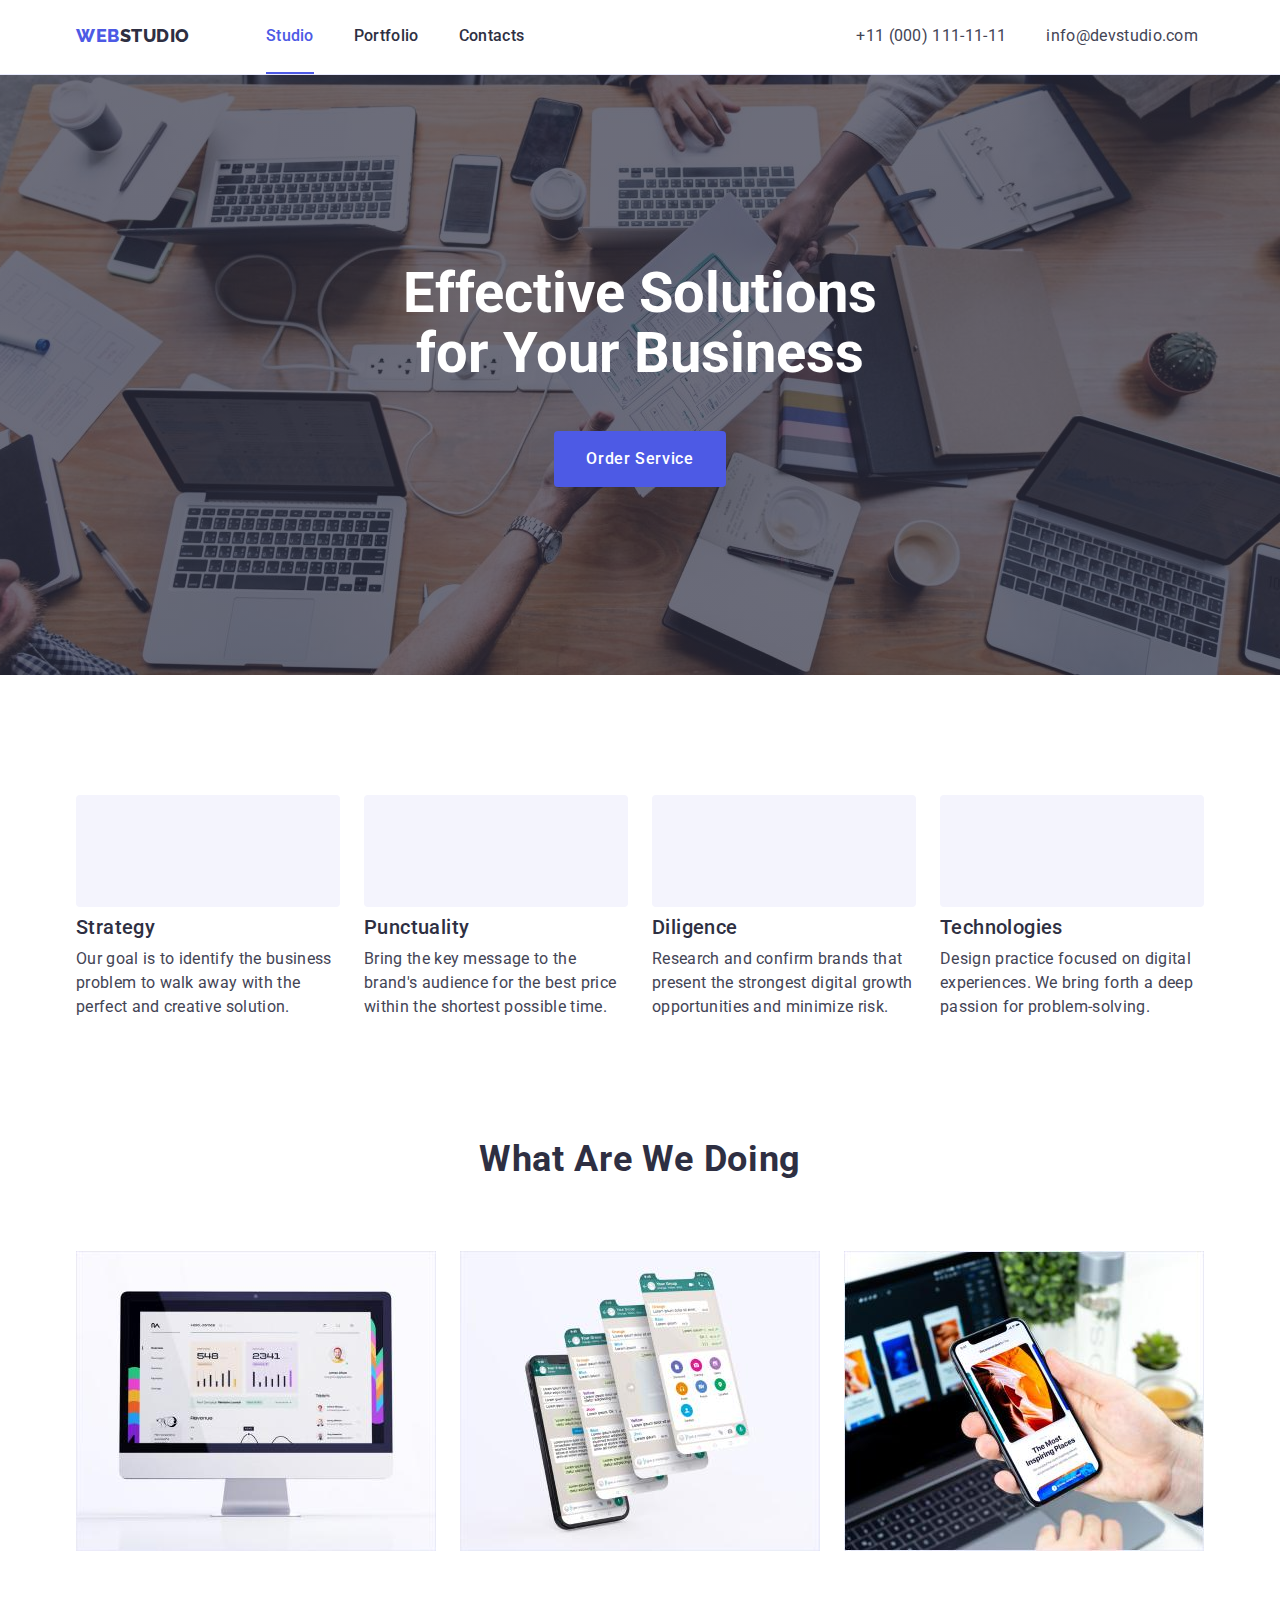
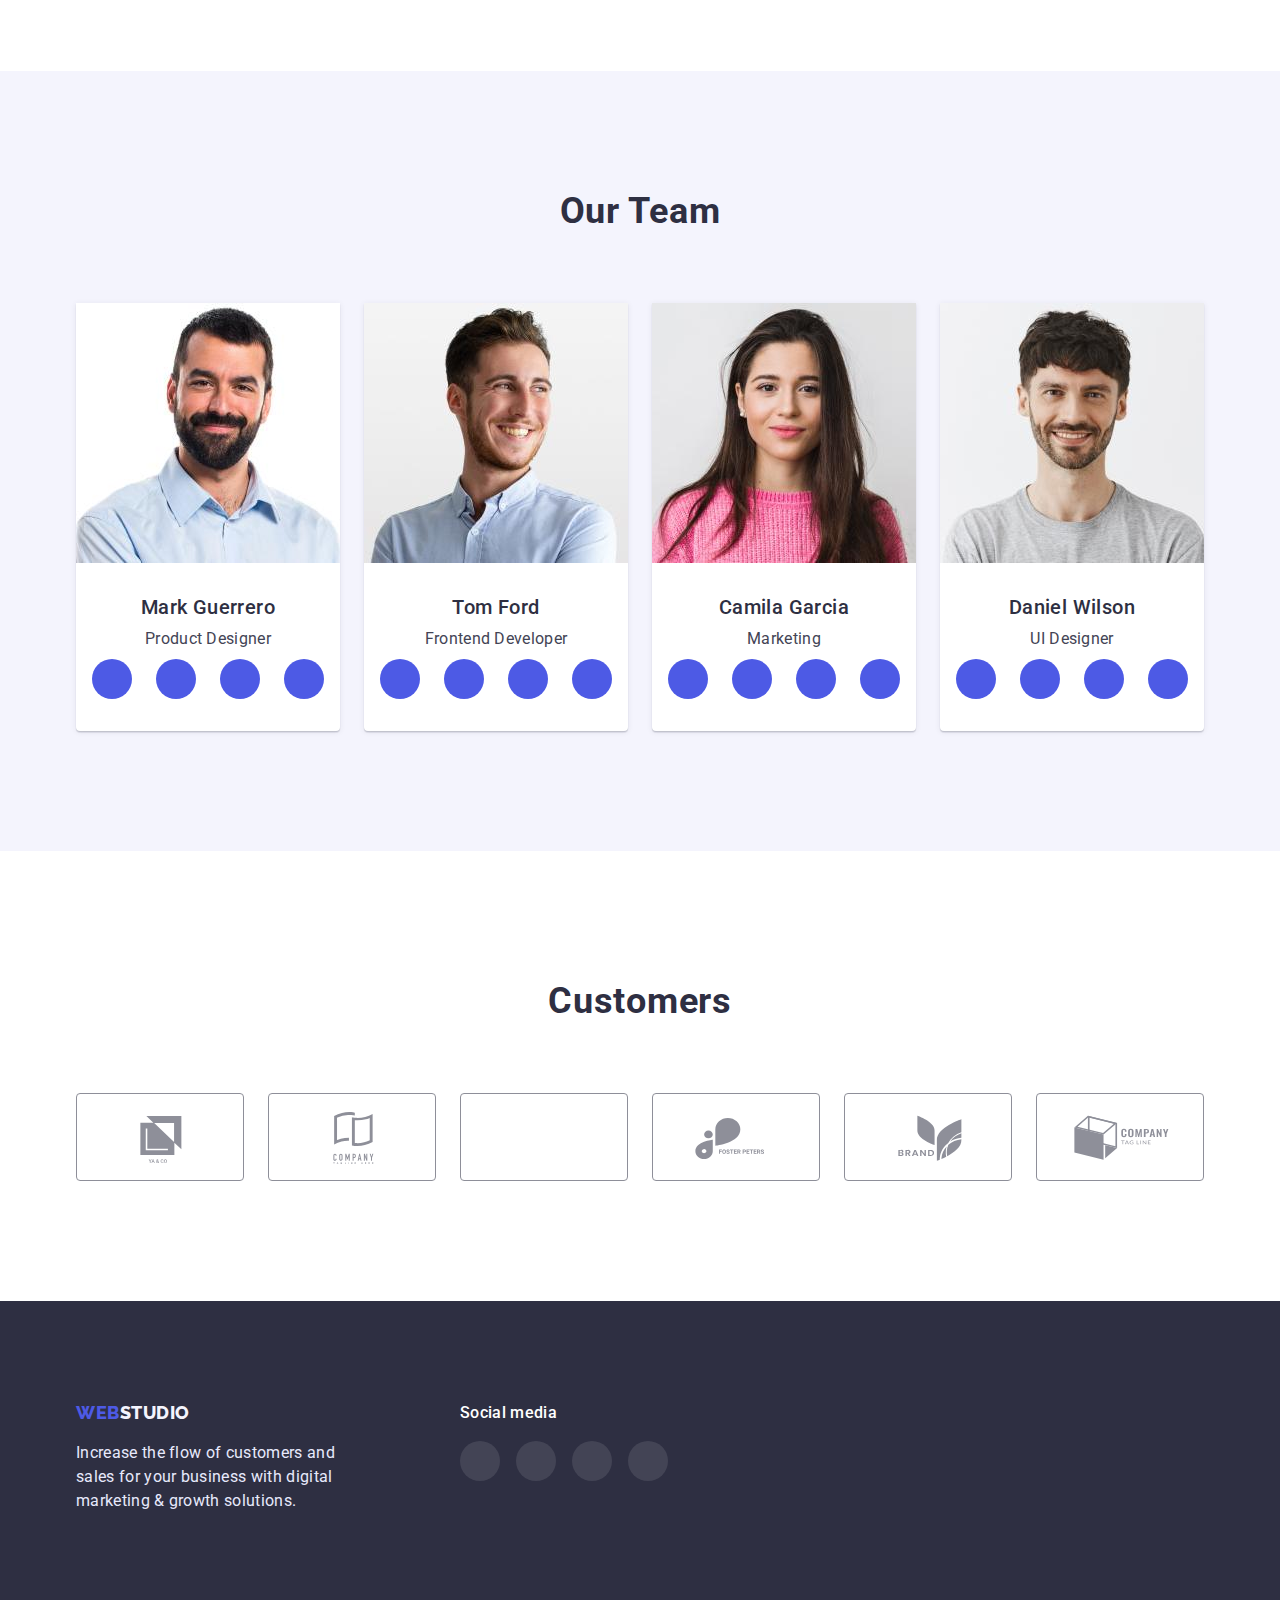
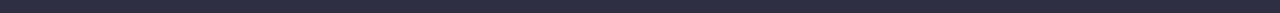
<file: index.html>
<!DOCTYPE html>
<html lang="en">
  <head>
    <meta charset="UTF-8" />
    <meta http-equiv="X-UA-Compatible" content="IE=edge" />
    <meta name="viewport" content="width=device-width, initial-scale=1.0" />
    <title>Studio</title>
    <link
      href="https://fonts.googleapis.com/css2?family=Raleway:wght@800&family=Roboto:wght@400;500;700;900&display=swap"
      rel="stylesheet"
    />
    <link rel="preconnect" href="https://fonts.googleapis.com" />
    <!-- normolise css -->
    <link
      rel="stylesheet"
      href="https://cdnjs.cloudflare.com/ajax/libs/modern-normalize/1.1.0/modern-normalize.min.css"
    />

    <link rel="stylesheet" href="./css/styles.css" />
  </head>

  <body>
    <header class="border-section">
      <!-- logo -->
      <div class="container logo-nav">
        <a class="link logo-head" href="index.html"
          ><span class="web">WEB</span>Studio</a
        >
        <nav>
          <ul class="site-nav list">
            <li class="nav-item"><a class="link current" href="">Studio</a></li>
            <li class="nav-item">
              <a class="link" href="./portfolio.html">Portfolio</a>
            </li>
            <li class="nav-item"><a class="link" href="">Contacts</a></li>
          </ul>
        </nav>
        <!-- Contacts of Web Studio -->
        <address>
          <ul class="list address-nav">
            <li class="nav-item">
              <a class="link" href="tel:+110001111111">+11 (000) 111-11-11</a>
            </li>
            <li class="nav-item">
              <a class="link" href="mailto:info@devstudio.com"
                >info@devstudio.com</a
              >
            </li>
          </ul>
        </address>
      </div>
    </header>
    <main>
      <!-- HERO -->
      <section class="hero">
        <div class="container">
          <h1 class="hero-title">Effective Solutions for Your Business</h1>
          <button type="button" class="button-action">Order Service</button>
        </div>
      </section>
      <!-- FEATURES -->
      <section class="features-section section">
        <div class="container">
          <h2 class="visually-hidden">Our features</h2>
          <ul class="list features-list">
            <li class="feature-item">
              <div class="feature-svg">
                <svg class="feature-icon" width="64" height="64">
                  <use href="./symbol-defs.svg#icon-antenna"></use>
                </svg>
              </div>
              <h3 class="subtitle">Strategy</h3>
              <p class="text">
                Our goal is to identify the business problem to walk away with
                the perfect and creative solution.
              </p>
            </li>
            <li class="feature-item">
              <div class="feature-svg">
                <svg class="feature-icon" width="64" height="64">
                  <use href="./symbol-defs.svg#icon-clock"></use>
                </svg>
              </div>
              <h3 class="subtitle">Punctuality</h3>
              <p class="text">
                Bring the key message to the brand's audience for the best price
                within the shortest possible time.
              </p>
            </li>
            <li class="feature-item">
              <div class="feature-svg">
                <svg class="feature-icon" width="64" height="64">
                  <use href="./symbol-defs.svg#icon-diagram"></use>
                </svg>
              </div>
              <h3 class="subtitle">Diligence</h3>
              <p class="text">
                Research and confirm brands that present the strongest digital
                growth opportunities and minimize risk.
              </p>
            </li>
            <li class="feature-item">
              <div class="feature-svg">
                <svg class="feature-icon" width="64" height="64">
                  <use href="./symbol-defs.svg#icon-astronaut"></use>
                </svg>
              </div>
              <h3 class="subtitle">Technologies</h3>
              <p class="text">
                Design practice focused on digital experiences. We bring forth a
                deep passion for problem-solving.
              </p>
            </li>
          </ul>
        </div>
      </section>
      <!-- WHAT ARE WE DOING -->
      <section class="section doing-section pad-top">
        <div class="container">
          <h2 class="title">What are we doing</h2>
          <ul class="list doing-list">
            <li class="doing-card">
              <img
                class="image"
                src="./images/work1.jpg"
                alt="monitor"
                width="360"
                height="300"
              />
            </li>
            <li class="doing-card">
              <img
                class="image"
                src="./images/work2.jpg"
                alt="phone screen"
                width="360"
                height="300"
              />
            </li>
            <li class="doing-card">
              <img
                class="image"
                src="./images/work3.jpg"
                alt="phone in hand"
                width="360"
                height="300"
              />
            </li>
          </ul>
        </div>
      </section>
      <!-- TEAM SECTION -->
      <section class="team-section section">
        <div class="container">
          <h2 class="title">Our team</h2>
          <ul class="list team-list">
            <li class="team-card">
              <img
                class="image img-card"
                src="./images/img1.jpg"
                alt="man in a shirt with a beard"
                width="264"
                height="260"
              />
              <div class="team-descript">
                <h3 class="subtitle">Mark Guerrero</h3>
                <p class="text team-card-descr">Product Designer</p>
                <ul class="soc-media-list list">
                  <li class="soc-media-item">
                    <a
                      class="soc-media-link"
                      href=""
                      aria-label="Instagram"
                      target="_blank"
                      rel="noopener noreferrer"
                    >
                      <svg class="soc-media-icon" width="16" height="16">
                        <use href="./symbol-defs.svg#icon-instagram"></use>
                      </svg>
                    </a>
                  </li>
                  <li class="soc-media-item">
                    <a
                      class="soc-media-link"
                      href=""
                      aria-label="Twitter"
                      target="_blank"
                      rel="noopener noreferrer"
                    >
                      <svg class="soc-media-icon" width="16" height="16">
                        <use href="./symbol-defs.svg#icon-twitter"></use>
                      </svg>
                    </a>
                  </li>
                  <li class="soc-media-item">
                    <a
                      class="soc-media-link"
                      href=""
                      aria-label="Facebook"
                      target="_blank"
                      rel="noopener noreferrer"
                    >
                      <svg class="soc-media-icon" width="16" height="16">
                        <use href="./symbol-defs.svg#icon-facebook"></use>
                      </svg>
                    </a>
                  </li>
                  <li class="soc-media-item">
                    <a
                      class="soc-media-link"
                      href=""
                      aria-label="Linkedin"
                      target="_blank"
                      rel="noopener noreferrer"
                      ><svg class="soc-media-icon" width="16" height="16">
                        <use href="./symbol-defs.svg#icon-linkedin"></use>
                      </svg>
                    </a>
                  </li>
                </ul>
              </div>
            </li>
            <li class="team-card">
              <img
                class="image img-card"
                src="./images/img2.jpg"
                alt="smiling man"
                width="264"
                height="260"
              />
              <div class="team-descript">
                <h3 class="subtitle">Tom Ford</h3>
                <p class="text team-card-descr">Frontend Developer</p>
                <ul class="soc-media-list list">
                  <li class="soc-media-item">
                    <a
                      class="soc-media-link"
                      href=""
                      aria-label="Instagram"
                      target="_blank"
                      rel="noopener noreferrer"
                    >
                      <svg class="soc-media-icon" width="16" height="16">
                        <use href="./symbol-defs.svg#icon-instagram"></use>
                      </svg>
                    </a>
                  </li>
                  <li class="soc-media-item">
                    <a
                      class="soc-media-link"
                      href=""
                      aria-label="Twitter"
                      target="_blank"
                      rel="noopener noreferrer"
                    >
                      <svg class="soc-media-icon" width="16" height="16">
                        <use href="./symbol-defs.svg#icon-twitter"></use>
                      </svg>
                    </a>
                  </li>
                  <li class="soc-media-item">
                    <a
                      class="soc-media-link"
                      href=""
                      aria-label="Facebook"
                      target="_blank"
                      rel="noopener noreferrer"
                    >
                      <svg class="soc-media-icon" width="16" height="16">
                        <use href="./symbol-defs.svg#icon-facebook"></use>
                      </svg>
                    </a>
                  </li>
                  <li class="soc-media-item">
                    <a
                      class="soc-media-link"
                      href=""
                      aria-label="Linkedin"
                      target="_blank"
                      rel="noopener noreferrer"
                      ><svg class="soc-media-icon" width="16" height="16">
                        <use href="./symbol-defs.svg#icon-linkedin"></use>
                      </svg>
                    </a>
                  </li>
                </ul>
              </div>
            </li>
            <li class="team-card">
              <img
                class="image img-card"
                src="./images/img3.jpg"
                alt="girl in a pink sweater"
                width="264"
                height="260"
              />
              <div class="team-descript">
                <h3 class="subtitle">Camila Garcia</h3>
                <p class="text team-card-descr">Marketing</p>
                <ul class="soc-media-list list">
                  <li class="soc-media-item">
                    <a
                      class="soc-media-link"
                      href=""
                      aria-label="Instagram"
                      target="_blank"
                      rel="noopener noreferrer"
                    >
                      <svg class="soc-media-icon" width="16" height="16">
                        <use href="./symbol-defs.svg#icon-instagram"></use>
                      </svg>
                    </a>
                  </li>
                  <li class="soc-media-item">
                    <a
                      class="soc-media-link"
                      class="link"
                      href=""
                      aria-label="Twitter"
                      target="_blank"
                      rel="noopener noreferrer"
                    >
                      <svg class="soc-media-icon" width="16" height="16">
                        <use href="./symbol-defs.svg#icon-twitter"></use>
                      </svg>
                    </a>
                  </li>
                  <li class="soc-media-item">
                    <a
                      class="soc-media-link"
                      class="link"
                      href=""
                      aria-label="Facebook"
                      target="_blank"
                      rel="noopener noreferrer"
                    >
                      <svg class="soc-media-icon" width="16" height="16">
                        <use href="./symbol-defs.svg#icon-facebook"></use>
                      </svg>
                    </a>
                  </li>
                  <li class="soc-media-item">
                    <a
                      class="soc-media-link"
                      class="soc-media-link"
                      href=""
                      aria-label="Linkedin"
                      target="_blank"
                      rel="noopener noreferrer"
                      ><svg class="soc-media-icon" width="16" height="16">
                        <use href="./symbol-defs.svg#icon-linkedin"></use>
                      </svg>
                    </a>
                  </li>
                </ul>
              </div>
            </li>
            <li class="team-card">
              <img
                class="image img-card"
                src="./images/img4.jpg"
                alt="man in a t-shirt"
                width="264"
                height="260"
              />
              <div class="team-descript">
                <h3 class="subtitle">Daniel Wilson</h3>
                <p class="text team-card-descr">UI Designer</p>
                <ul class="soc-media-list list">
                  <li class="soc-media-item">
                    <a
                      class="soc-media-link"
                      href=""
                      aria-label="Instagram"
                      target="_blank"
                      rel="noopener noreferrer"
                    >
                      <svg class="soc-media-icon" width="16" height="16">
                        <use href="./symbol-defs.svg#icon-instagram"></use>
                      </svg>
                    </a>
                  </li>
                  <li class="soc-media-item">
                    <a
                      class="soc-media-link"
                      href=""
                      aria-label="Twitter"
                      target="_blank"
                      rel="noopener noreferrer"
                    >
                      <svg class="soc-media-icon" width="16" height="16">
                        <use href="./symbol-defs.svg#icon-twitter"></use>
                      </svg>
                    </a>
                  </li>
                  <li class="soc-media-item">
                    <a
                      class="soc-media-link"
                      href=""
                      aria-label="Facebook"
                      target="_blank"
                      rel="noopener noreferrer"
                    >
                      <svg class="soc-media-icon" width="16" height="16">
                        <use href="./symbol-defs.svg#icon-facebook"></use>
                      </svg>
                    </a>
                  </li>
                  <li class="soc-media-item">
                    <a
                      class="soc-media-link"
                      href=""
                      aria-label="Linkedin"
                      target="_blank"
                      rel="noopener noreferrer"
                      ><svg class="soc-media-icon" width="16" height="16">
                        <use href="./symbol-defs.svg#icon-linkedin"></use>
                      </svg>
                    </a>
                  </li>
                </ul>
              </div>
            </li>
          </ul>
        </div>
      </section>
      <!-- CUSTOMERS -->
      <section class="section customer-section">
        <div class="container">
          <h2 class="title">Customers</h2>
          <ul class="customers-list list">
            <li class="customer-item">
              <a class="customer-link" href="">
                <svg class="customer-icon" width="104" height="56">
                  <use href="./symbol-defs.svg#icon-Logo"></use>
                </svg>
              </a>
            </li>
            <li class="customer-item">
              <a class="customer-link" href="">
                <svg class="customer-icon" width="104" height="56">
                  <use href="./symbol-defs.svg#icon-Logo1"></use>
                </svg>
              </a>
            </li>
            <li class="customer-item">
              <a class="customer-link" href="">
                <svg class="customer-icon" width="104" height="56">
                  <use href="./symbol-defs.svg#icon-Logo3"></use>
                </svg>
              </a>
            </li>
            <li class="customer-item">
              <a class="customer-link" href="">
                <svg class="customer-icon" width="104" height="56">
                  <use href="./symbol-defs.svg#icon-Logo4"></use>
                </svg>
              </a>
            </li>
            <li class="customer-item">
              <a class="customer-link" href="">
                <svg class="customer-icon" width="104" height="56">
                  <use href="./symbol-defs.svg#icon-Logo5"></use>
                </svg>
              </a>
            </li>
            <li class="customer-item">
              <a class="customer-link" href="">
                <svg class="customer-icon" width="104" height="56">
                  <use href="./symbol-defs.svg#icon-Logo6"></use>
                </svg>
              </a>
            </li>
          </ul>
        </div>
      </section>
    </main>
    <!-- FOOTER -->
    <footer class="footer">
      <div class="container foot-container">
        <div class="foot-description">
          <a class="link logo-foot" href="index.html"
            ><span class="web">WEB</span>Studio</a
          >
          <p class="text text-foot logo-descript">
            Increase the flow of customers and sales for your business with
            digital marketing & growth solutions.
          </p>
        </div>
        <div class="soc-media-foot">
          <p class="soc-media-title">Social media</p>
          <ul class="soc-media-foot-list gap-foot-icon list">
            <li class="soc-media-foot-item bgc-foot-icons">
              <a
                class="soc-media-foot-link"
                href=""
                aria-label="Instagram"
                target="_blank"
                rel="noopener noreferrer"
              >
                <svg class="soc-media-icon" width="24" height="24">
                  <use href="./symbol-defs.svg#icon-instagram"></use>
                </svg>
              </a>
            </li>
            <li class="soc-media-foot-item gap-foot-icon bgc-foot-icons">
              <a
                class="soc-media-foot-link"
                href=""
                aria-label="Twitter"
                target="_blank"
                rel="noopener noreferrer"
              >
                <svg class="soc-media-icon" width="24" height="24">
                  <use href="./symbol-defs.svg#icon-twitter"></use>
                </svg>
              </a>
            </li>
            <li class="soc-media-foot-item gap-foot-icon bgc-foot-icons">
              <a
                class="soc-media-foot-link"
                href=""
                aria-label="Facebook"
                target="_blank"
                rel="noopener noreferrer"
              >
                <svg class="soc-media-icon" width="24" height="24">
                  <use href="./symbol-defs.svg#icon-facebook"></use>
                </svg>
              </a>
            </li>
            <li class="soc-media-foot-item gap-foot-icon bgc-foot-icons">
              <a
                class="soc-media-foot-link"
                href=""
                aria-label="Linkedin"
                target="_blank"
                rel="noopener noreferrer"
                ><svg class="soc-media-icon" width="24" height="24">
                  <use href="./symbol-defs.svg#icon-linkedin"></use>
                </svg>
              </a>
            </li>
          </ul>
        </div>
      </div>
    </footer>
  </body>
</html>
</file>
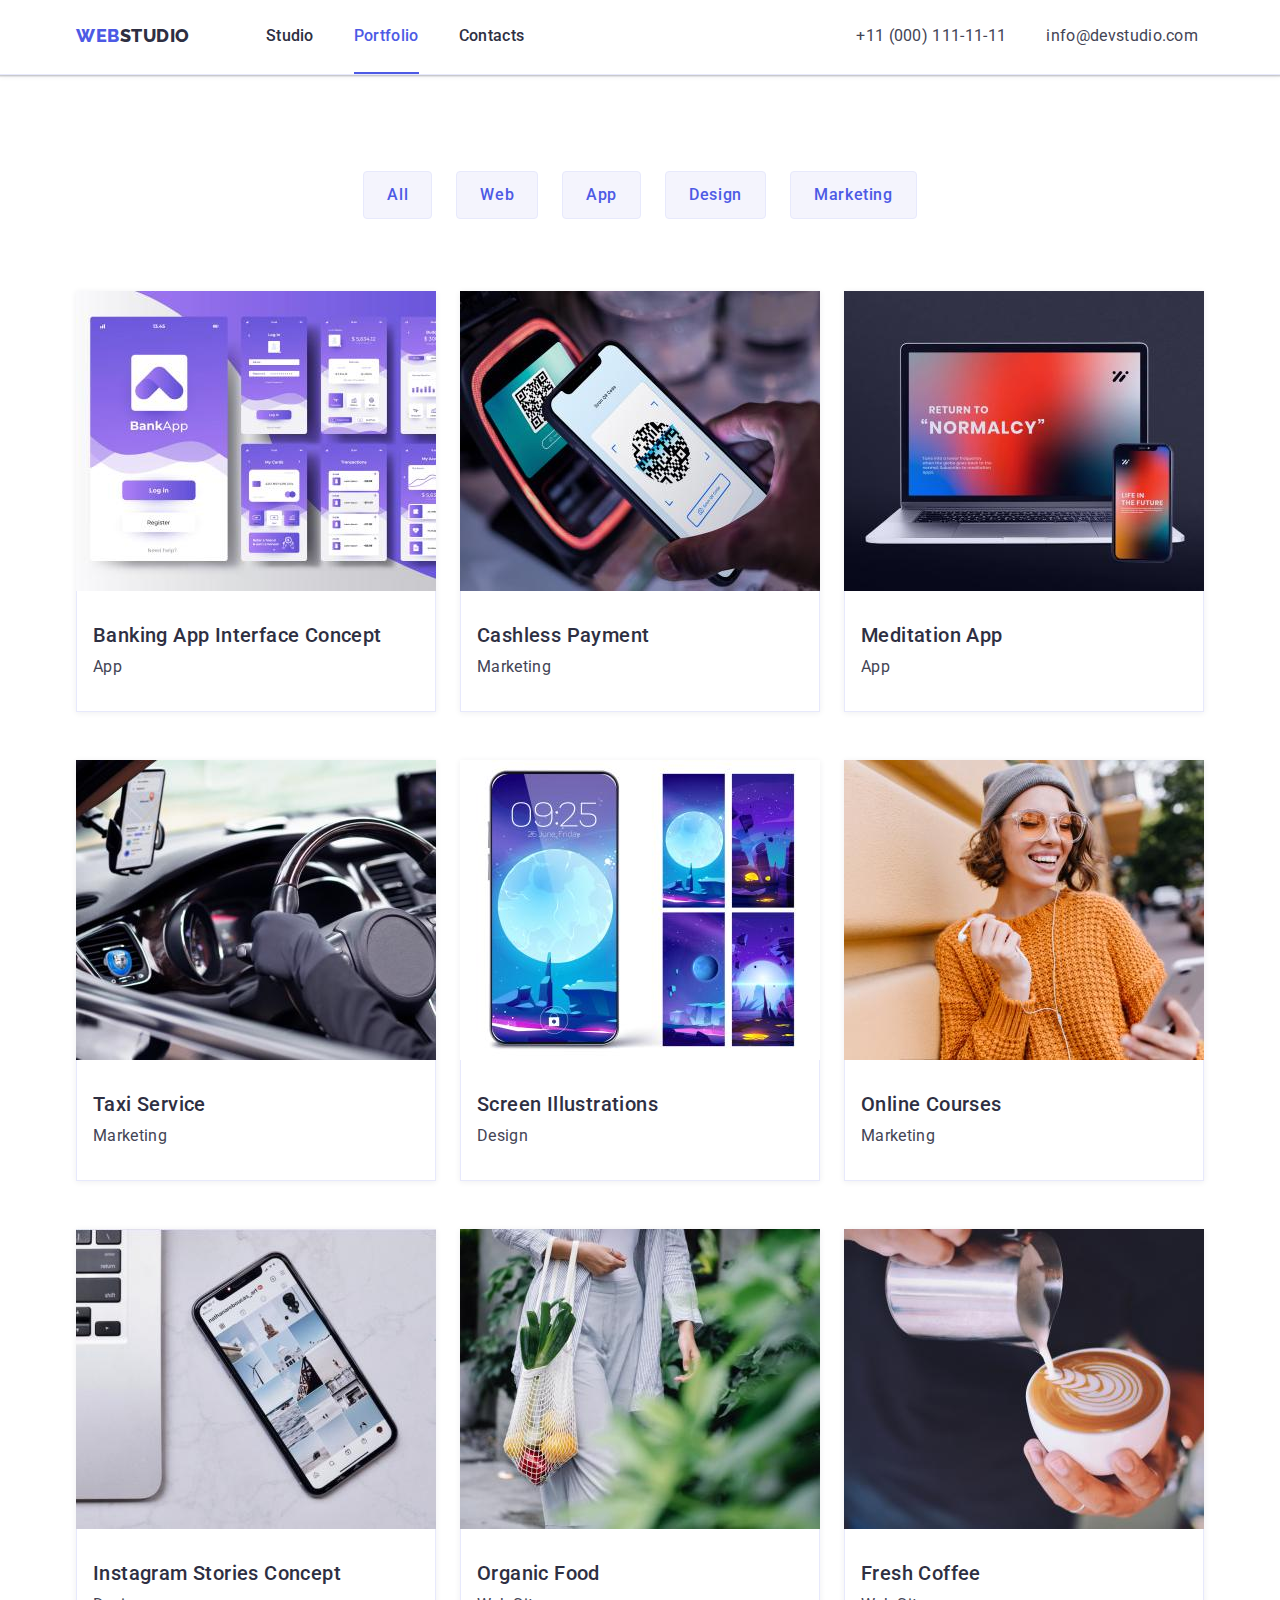
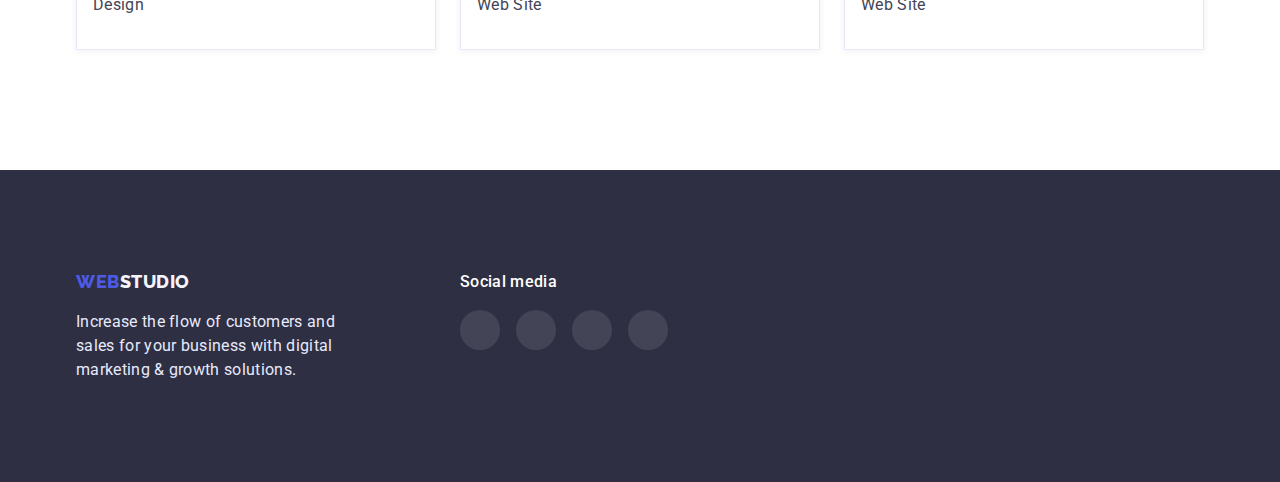
<file: portfolio.html>
<!DOCTYPE html>
<html lang="en">
  <head>
    <meta charset="UTF-8" />
    <meta http-equiv="X-UA-Compatible" content="IE=edge" />
    <meta name="viewport" content="width=device-width, initial-scale=1.0" />
    <title>Portfolio</title>
    <link
      href="https://fonts.googleapis.com/css2?family=Raleway:wght@800&family=Roboto:wght@400;500;700;900&display=swap"
      rel="stylesheet"
    />
    <link rel="preconnect" href="https://fonts.googleapis.com" />
    <link
      rel="stylesheet"
      href="https://cdnjs.cloudflare.com/ajax/libs/modern-normalize/1.1.0/modern-normalize.min.css"
    />
    <link rel="stylesheet" href="./css/styles.css" />
  </head>
  <body>
    <!-- HEDER -->
    <header class="border-section">
      <!-- Logo -->
      <div class="container logo-nav pad-top-btm">
        <a href="index.html" class="link logo-head"
          ><span class="web">WEB</span>Studio</a
        >
        <nav>
          <ul class="site-nav list">
            <li class="nav-item">
              <a class="link" href="./index.html">Studio</a>
            </li>
            <li class="nav-item">
              <a class="link current" href="">Portfolio</a>
            </li>
            <li class="nav-item"><a class="link" href="">Contacts</a></li>
          </ul>
        </nav>
        <!-- Contacts of Web Studio -->
        <address>
          <ul class="list address-nav">
            <li class="nav-item">
              <a class="link" href="tel:+110001111111">+11 (000) 111-11-11</a>
            </li>
            <li class="nav-item">
              <a class="link" href="mailto:info@devstudio.com"
                >info@devstudio.com</a
              >
            </li>
          </ul>
        </address>
      </div>
      <div></div>
    </header>
    <main>
      <!--PAGE NAVIGATION-->
      <section class="section choice-section">
        <div class="container">
          <h1 class="visually-hidden">Our services</h1>
          <ul class="list choice-button">
            <li class="button-item">
              <button type="button" class="button-nav">All</button>
            </li>
            <li class="button-item">
              <button type="button" class="button-nav">Web</button>
            </li>
            <li class="button-item">
              <button type="button" class="button-nav">App</button>
            </li>
            <li class="button-item">
              <button type="button" class="button-nav">Design</button>
            </li>
            <li class="button-item">
              <button type="button" class="button-nav">Marketing</button>
            </li>
          </ul>
          <!-- PROJECT CARDS -->
          <ul class="list list-choice">
            <li class="choice-card">
              <a class="choice-link" href="">
                <img
                  class="image choice-img img-card"
                  src="./images.portfolio/img.1.jpg"
                  alt="app interface shots"
                  width="360"
                  height="300"
                />
                <div class="card-descript">
                  <h2 class="subtitle">Banking App Interface Concept</h2>
                  <p class="text">App</p>
                </div>
              </a>
            </li>
            <li class="choice-card">
              <a class="choice-link" href="">
                <img
                  class="image choice-img img-card"
                  src="./images.portfolio/img.2.jpg"
                  alt="text-list of apps for cashless payment"
                  width="360"
                  height="300"
                />
                <div class="card-descript">
                  <h2 class="subtitle">Cashless Payment</h2>
                  <p class="text">Marketing</p>
                </div>
              </a>
            </li>
            <li class="choice-card">
              <a class="choice-link" href="">
                <img
                  class="image choice-img img-card"
                  src="./images.portfolio/img.3.jpg"
                  alt="meditation app on laptop and phone screen"
                  width="360"
                  height="300"
                />
                <div class="card-descript">
                  <h2 class="subtitle">Meditation App</h2>
                  <p class="text">App</p>
                </div>
              </a>
            </li>
            <li class="choice-card">
              <a class="choice-link" href="">
                <img
                  class="image choice-img img-card"
                  src="./images.portfolio/img.4.jpg"
                  alt="navigatiln app on the phone screen in front of the car driver"
                  width="360"
                  height="300"
                />
                <div class="card-descript">
                  <h2 class="subtitle">Taxi Service</h2>
                  <p class="text">Marketing</p>
                </div>
              </a>
            </li>
            <li class="choice-card">
              <a class="choice-link" href="">
                <img
                  class="image choice-img img-card"
                  src="./images.portfolio/img.5.jpg"
                  alt="phone screen with beautiful wallpaper"
                  width="360"
                  height="300"
                />
                <div class="card-descript">
                  <h2 class="subtitle">Screen Illustrations</h2>
                  <p class="text">Design</p>
                </div>
              </a>
            </li>
            <li class="choice-card">
              <a class="choice-link" href="">
                <img
                  class="image choice-img img-card"
                  src="./images.portfolio/img.6.jpg"
                  alt="smiling girl in an orange sweater looks at the phone screen"
                  width="360"
                  height="300"
                />
                <div class="card-descript">
                  <h2 class="subtitle">Online Courses</h2>
                  <p class="text">Marketing</p>
                </div>
              </a>
            </li>
            <li class="choice-card">
              <a class="choice-link" href="">
                <img
                  class="image choice-img img-card"
                  src="./images.portfolio/img.7.jpg"
                  alt="phone screen wiht picktures arranged in a grid "
                  width="360"
                  height="300"
                />
                <div class="card-descript">
                  <h2 class="subtitle">Instagram Stories Concept</h2>
                  <p class="text">Design</p>
                </div>
              </a>
            </li>
            <li class="choice-card">
              <a class="choice-link" href="">
                <img
                  class="image choice-img img-card"
                  src="./images.portfolio/img.8.jpg"
                  alt="a woman with a shopping bag is walking"
                  width="360"
                  height="300"
                />
                <div class="card-descript">
                  <h2 class="subtitle">Organic Food</h2>
                  <p class="text">Web Site</p>
                </div>
              </a>
            </li>
            <li class="choice-card">
              <a class="choice-link" href="">
                <img
                  class="image choice-img img-card"
                  src="./images.portfolio/img.9.jpg"
                  alt="a man pours cream into coffee creating a beautiful pattern"
                  width="360"
                  height="300"
                />
                <div class="card-descript">
                  <h2 class="subtitle">Fresh Coffee</h2>
                  <p class="text">Web Site</p>
                </div>
              </a>
            </li>
          </ul>
        </div>
      </section>
    </main>
    <!-- FOOTER -->
    <footer class="footer">
      <div class="container foot-container">
        <div class="foot-description">
          <a class="link logo-foot" href="index.html"
            ><span class="web">WEB</span>Studio</a
          >
          <p class="text text-foot logo-descript">
            Increase the flow of customers and sales for your business with
            digital marketing & growth solutions.
          </p>
        </div>
        <div class="soc-media-foot">
          <p class="soc-media-title">Social media</p>
          <ul class="soc-media-foot-list gap-foot-icon list">
            <li class="soc-media-foot-item bgc-foot-icons">
              <a class="soc-media-foot-link" href="">
                <svg class="soc-media-icon" width="24" height="24">
                  <use href="./symbol-defs.svg#icon-instagram"></use>
                </svg>
              </a>
            </li>
            <li class="soc-media-foot-item gap-foot-icon bgc-foot-icons">
              <a class="soc-media-foot-link" href="">
                <svg class="soc-media-icon" width="24" height="24">
                  <use href="./symbol-defs.svg#icon-twitter"></use>
                </svg>
              </a>
            </li>
            <li class="soc-media-foot-item gap-foot-icon bgc-foot-icons">
              <a class="soc-media-foot-link" href="">
                <svg class="soc-media-icon" width="24" height="24">
                  <use href="./symbol-defs.svg#icon-facebook"></use>
                </svg>
              </a>
            </li>
            <li class="soc-media-foot-item gap-foot-icon bgc-foot-icons">
              <a class="soc-media-foot-link" href=""
                ><svg class="soc-media-icon" width="24" height="24">
                  <use href="./symbol-defs.svg#icon-linkedin"></use>
                </svg>
              </a>
            </li>
          </ul>
        </div>
      </div>
    </footer>
  </body>
</html>
</file>
<file: css/styles.css>
:root {
    /* BGC */
    --bgc-dark: #2E2F42;
    --bgc-light: #F4F4FD;
    --bgc-image: #E7E9FC;
    --bgc-white: #FFFFFF;
    --bgc-10-gray: rgba(255, 255, 255, 0.1);
    --bgc-70-grey: rgba(46, 47, 66, 0.7);
    --bgc-icon-footer: #31D0AA;
    /* text color */
    --accent-color: #4D5AE5;
    --button-click-color: #404BBF;
    --p-txt-secondary: #E7E9FC;
    --primary-text-color: #2E2F42;
    --secondary-text-color: #434455;
    --white-text-color: #FFFFFF;
    --logo-text-color: #F4F4FD;
    /* font family */
    --primery-font: 'Roboto', sans-serif;
    --secondary-font: 'Raleway', sans-serif;

}

.visually-hidden {
    position: absolute;
    width: 1px;
    height: 1px;
    margin: -1px;
    border: 0;
    padding: 0;

    white-space: nowrap;
    clip-path: inset(100%);
    clip: rect(0 0 0 0);
    overflow: hidden;
}

/**
  |============================
  | body
  |============================
*/
body {
    background-color: var(--bgc-white);
    font-family: var(--primery-font);
    font-size: 16px;
    color: var(--primary-text-color);
}

/**
  |============================
  | primary decoration
  |============================
*/
.link {
    display: block;
    padding-top: 24px;
    padding-bottom: 24px;

    text-decoration: none;
    font-style: normal;

}

.list {
    list-style: none;
    padding: 0px;
    margin: 0px;
}

.title {
    font-weight: 700;
    font-size: 36px;
    line-height: 40px;
    letter-spacing: 0.02em;
    text-transform: capitalize;
    text-align: center;
    margin-top: 0px;
    margin-bottom: 72px;
}

.subtitle {
    font-weight: 500;
    font-size: 20px;
    line-height: calc(24 / 20);
    letter-spacing: 0.02em;
    margin-top: 0px;
    margin-bottom: 8px;

}

.text {
    font-weight: 400;
    font-size: 16px;
    line-height: calc(24 /16);
    letter-spacing: 0.02em;
    margin-top: 0px;
    margin-bottom: 0px;


    color: var(--secondary-text-color);
}

.section {
    padding-top: 120px;
    padding-bottom: 120px;
}

.container {
    width: 1158px;
    margin-left: auto;
    margin-right: auto;
    padding-left: 15px;
    padding-right: 15px;

    /* outline: 2px solid red; */
}


.image {
    display: block;
    max-width: 100%;
    height: auto;
}

.border-section {
    border-bottom: 1px solid #E7E9FC;
    box-shadow: 0px 2px 1px rgba(46, 47, 66, 0.08),
        0px 1px 1px rgba(46, 47, 66, 0.16),
        0px 1px 6px rgba(46, 47, 66, 0.08);
    ;
}

/**
  |============================
  | Header Section
  |============================
*/
/* Logo */
.logo-nav {
    display: flex;
}

.logo-head {
    margin-right: 76px;

    font-family: var(--secondary-font);
    font-weight: 800;
    font-size: 18px;
    line-height: calc(24 / 18);
    letter-spacing: 0.03em;
    text-transform: uppercase;

    color: var(--primary-text-color);
}

.web {
    color: var(--accent-color)
}

/* Navigation */
.site-nav {
    display: flex;
    margin-right: 332px;
}

.site-nav .link {
    font-weight: 500;
    line-height: calc(24 /16);
    letter-spacing: 0.02em;

    color: var(--primary-text-color);
}

.site-nav .link.current {
    color: var(--accent-color);
    border-bottom: 2px solid var(--accent-color);
}

/* NAV-ITEM margin */

.nav-item+.nav-item {
    margin-left: 40px;
}

/* Address */
.address-nav {
    display: flex;
}

.address-nav .link {
    line-height: calc(24 / 16);
    letter-spacing: 0.02em;

    color: var(--secondary-text-color)
}

.link:hover,
.link:focus {
    color: var(--accent-color);
}

/**
  |============================
  | Hero section
  |============================
*/
.hero {
    background-color: var(--bgc-dark);
    background-image: linear-gradient(rgba(46, 47, 66, 0.7), rgba(46, 47, 66, 0.7)), url(../BG-image/people-office\ 1\(pre\).jpg);
    background-repeat: no-repeat;
    background-size: cover;
    background-position: center;



    max-width: 1440px;
    margin-left: auto;
    margin-right: auto;
    padding-top: 188px;
    padding-bottom: 188px;
    text-align: center;
}

.hero-title {
    margin: 0px;
    width: 494px;
    margin-left: auto;
    margin-right: auto;

    margin-bottom: 48px;
    font-weight: 700;
    font-size: 56px;
    line-height: calc(60 / 56);
    color: var(--white-text-color);

}

/*Hero Button */
.button-action {
    font-family: inherit;
    font-weight: 500;
    font-size: 16px;
    line-height: calc(24 / 16);
    letter-spacing: 0.04em;

    min-width: 169px;
    min-height: 56px;
    padding: 16px 32px;
    border-radius: 4px;
    border: none;

    background-color: var(--accent-color);
    color: var(--white-text-color);
    cursor: pointer;
}

.button-action:active {
    background-color: var(--button-click-color);
}

/**
  |============================
  | Features Section
  |============================
*/
.features-section {
    background-color: var(--bgc-white);
}

.features-list {
    display: flex;
    flex-wrap: wrap;
    gap: 24px;
}

.feature-item {
    width: 264px;
    flex-basis: calc((100% - 72px) /4);
}

.feature-svg {
    width: 100%;
    height: 112px;
    display: flex;
    background-color: var(--bgc-light);
    justify-content: center;
    align-items: center;
    border-radius: 4px;
    margin-bottom: 8px;

}

/**
  |============================
  | Doing Section
  |============================
*/
.doing-section {
    background-color: var(--bgc-white);
}

.pad-top {
    padding-top: 0px;
}

.doing-list {
    display: flex;
    flex-wrap: wrap;
    gap: 24px;
}

.doing-card {
    width: 360px;
    flex-basis: calc((100% - 48px) /3);
}

/**
  |============================
  | Customers section
  |============================
*/
.customer-section {
    padding-top: 130px;
}

.customers-list {
    display: flex;
    gap: 24px;
    justify-content: center;

}

.customer-item {
    width: 168px;
    height: 88px;

}

.customer-link {
    display: flex;
    width: 100%;
    height: 100%;
    border: 1px solid #8E8F99;
    border-radius: 4px;
    align-items: center;
    justify-content: center;
    color: rgba(142, 143, 153, 1);
}

.customer-icon {
    fill: currentColor;
}

.customer-link:hover,
.customer-link:focus {
    color: var(--button-click-color);
    border-color: var(--button-click-color);
}



/**
  |============================
  | Team section
  |============================
*/
.team-section {
    background-color: var(--bgc-light);
}

.team-list {
    display: flex;
    flex-wrap: wrap;
    gap: 24px;
}

.team-card {
    width: 264px;
    text-align: center;
    background: var(--bgc-white);
    box-shadow: 0px 1px 6px rgba(46, 47, 66, 0.08), 0px 1px 1px rgba(46, 47, 66, 0.16), 0px 2px 1px rgba(46, 47, 66, 0.08);
    border-radius: 0px 0px 4px 4px;
    flex-basis: calc((100% - 72px) /4);
}

.team-descript {
    padding-top: 32px;
    padding-bottom: 32px;
}

.team-card-descr {
    margin-bottom: 8px;
}

.soc-media-list {
    display: flex;
    justify-content: center;
    gap: 24px;
}

.soc-media-item {
    display: flex;
    width: 40px;
    height: 40px;
    border-radius: 50%;
    justify-content: center;
    align-items: center;
    background-color: var(--accent-color);
}

.soc-media-link {
    display: flex;
    width: 100%;
    height: 100%;
    border-radius: 50%;
    align-items: center;
    justify-content: center;
    color: var(--white-text-color);
}

.soc-media-icon {
    fill: currentColor;
}

.soc-media-link:hover,
.soc-media-link:focus {
    background-color: var(--button-click-color);
}

/**
  |============================
  | Footer
  |============================
*/

.footer {
    display: flex;
    background-color: var(--bgc-dark);
    padding-top: 100px;
    padding-bottom: 100px;
}

.foot-container {
    display: flex;
}


.logo-descript {
    display: flex;
    width: 264px;
    margin-right: 120px;
}

.logo-foot {
    font-family: 'Raleway', sans-serif;
    font-weight: 800;
    font-size: 18px;
    line-height: calc(24 / 18);
    letter-spacing: 0.03em;
    text-transform: uppercase;
    padding-bottom: 0px;
    padding-top: 0px;
    margin-bottom: 16px;
}

.text-foot {
    color: var(--p-txt-secondary);
}

.logo-foot.link {
    color: var(--logo-text-color)
}

.logo-foot.link:hover,
.logo-foot.link:focus {
    color: var(--accent-color);
}

.soc-media-title {
    font-weight: 500;
    font-size: 16px;
    color: var(--white-text-color);
    line-height: calc(24 / 16);
    letter-spacing: 0.02em;
    margin-top: 0px;
    margin-bottom: 16px;
    margin-left: 0px;
}

.soc-media-foot-list {
    gap: 16px;
}

.soc-media-foot-item {
    display: flex;
    width: 40px;
    height: 40px;
    border-radius: 50%;
    align-items: center;
    justify-content: center;
    background-color: var(--bgc-10-gray);
}


.soc-media-foot-link {
    display: flex;
    width: 100%;
    height: 100%;
    border-radius: 50%;
    justify-content: center;
    align-items: center;
    border-radius: 50px;
    color: var(--white-text-color);
}

.soc-media-foot-link:hover,
.soc-media-foot-link:focus {
    background-color: var(--bgc-icon-footer);
}

.soc-media-foot-list {
    display: flex;
    width: 208px;
}

/**
  |============================
  | Portfolio page
  |============================
*/
.choice-section {
    padding-top: 96px;
}

/* Battons */
.button-nav {
    font-family: var(--primery-font);
    font-weight: 500;
    font-size: 16px;
    line-height: calc(24 / 16);
    letter-spacing: 0.04em;
    text-align: center;

    background-color: var(--bgc-light);
    color: var(--accent-color);

    padding: 11px 23px;
    border: 1px solid #E7E9FC;
    border-radius: 4px;
    min-height: 48px;
    min-width: 69px;
    cursor: pointer;
}

.button-item+.button-item {
    margin-left: 24px;
}

.button-nav:hover,
.button-nav:focus {
    background-color: var(--button-click-color);
    border: var(--button-click-color);
    color: var(--button-text-color);
    box-shadow: 0px 3px 1px rgba(0, 0, 0, 0.1),
        0px 2px 1px rgba(0, 0, 0, 0.08),
        0px 2px 2px rgba(0, 0, 0, 0.12);
    ;
}

.choice-button {
    display: flex;
    justify-content: center;
    margin-bottom: 72px;
}

/* Choice Cards */
.list-choice {
    display: flex;
    flex-wrap: wrap;
}

.choice-card {
    width: 360px;
    margin-right: 24px;
    margin-bottom: 48px;
    box-shadow: 0px 1px 6px 0px rgba(46, 47, 66, 0.08);
}


.choice-card:nth-child(3n) {
    margin-right: 0px;
}

.choice-card:nth-last-child(-n + 3) {
    margin-bottom: 0px;
}

.card-descript {
    border: 1px solid #E7E9FC;
    border-top: none;
    padding-top: 32px;
    padding-bottom: 32px;
    padding-left: 16px;

    background-color: var(--bgc-white);
}

.choice-link {
    display: block;
    text-decoration: none;
    color: inherit;
}

.choice-link:hover,
.choice-link:focus {
    box-shadow: 0px 2px 1px 0px rgba(46, 47, 66, 0.08),
        0px 1px 1px 0px rgba(46, 47, 66, 0.16),
        0px 1px 6px 0px rgba(46, 47, 66, 0.08);
}
</file>
